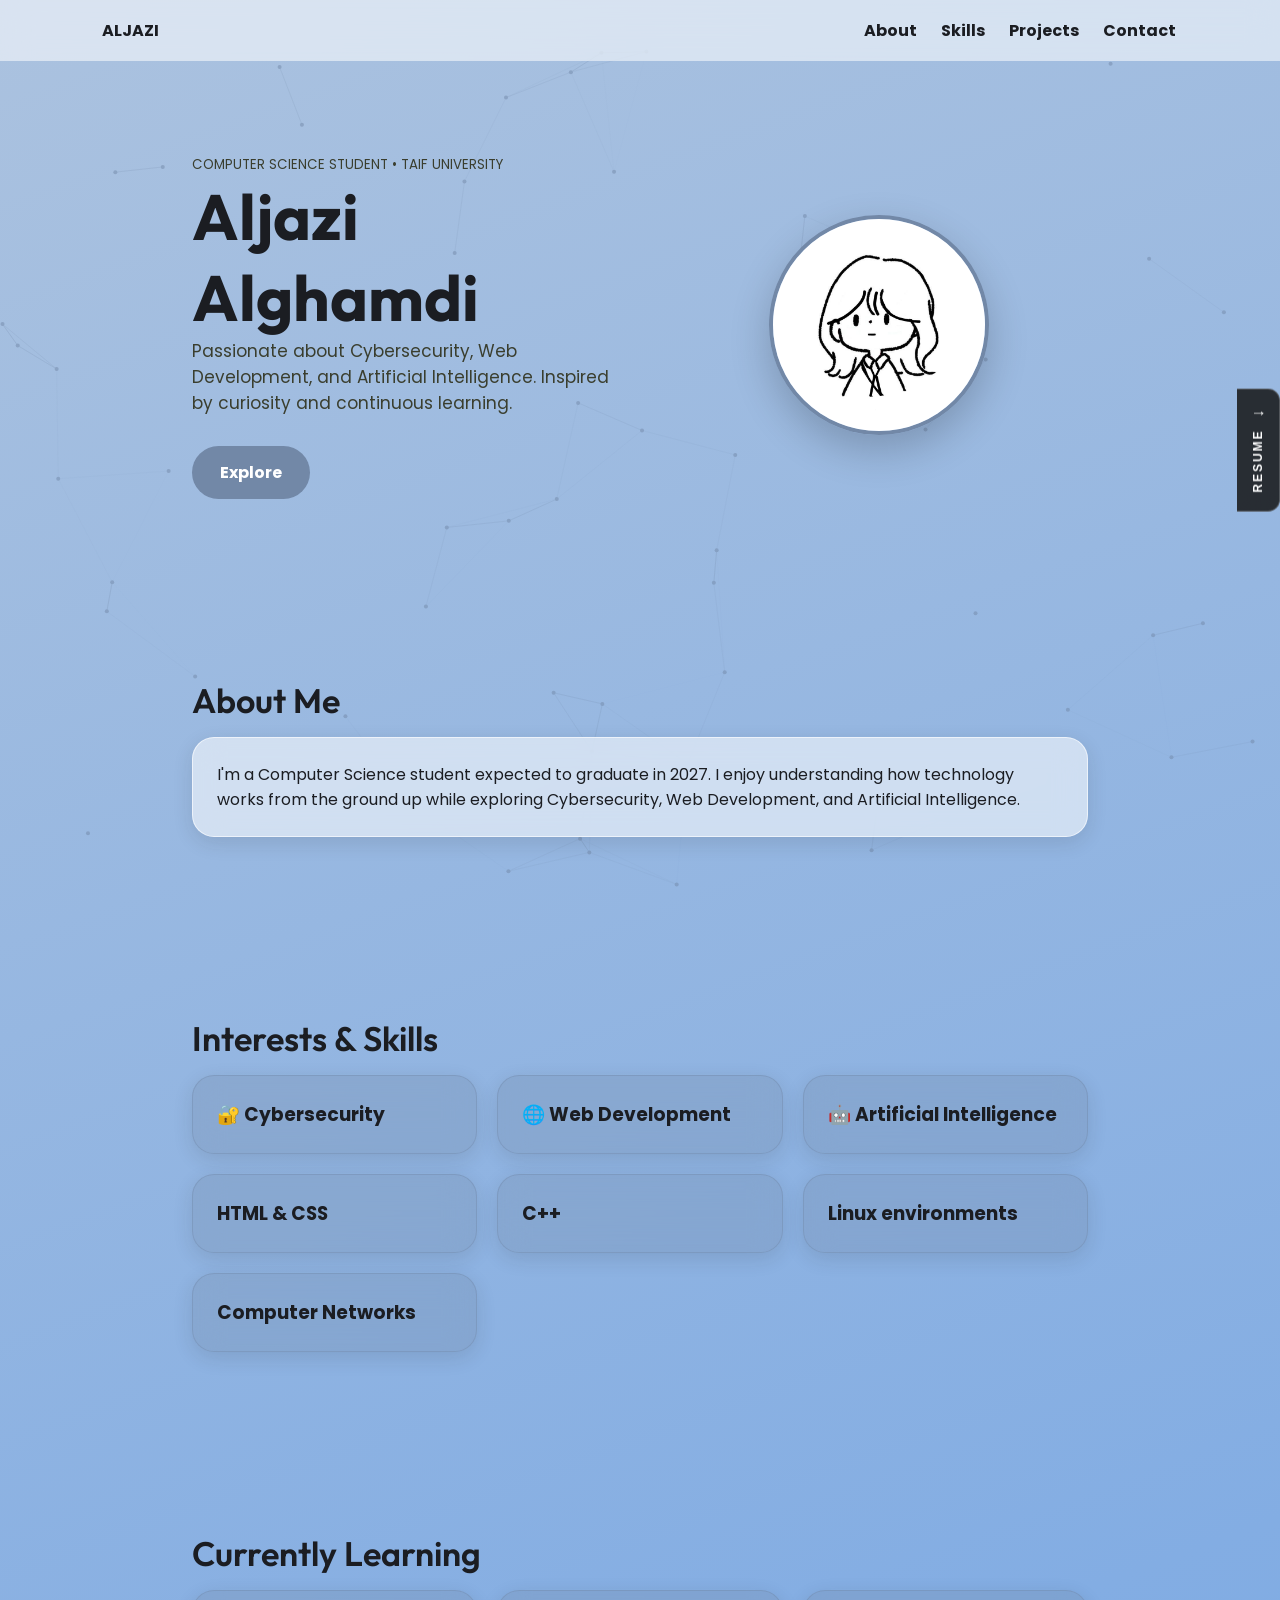
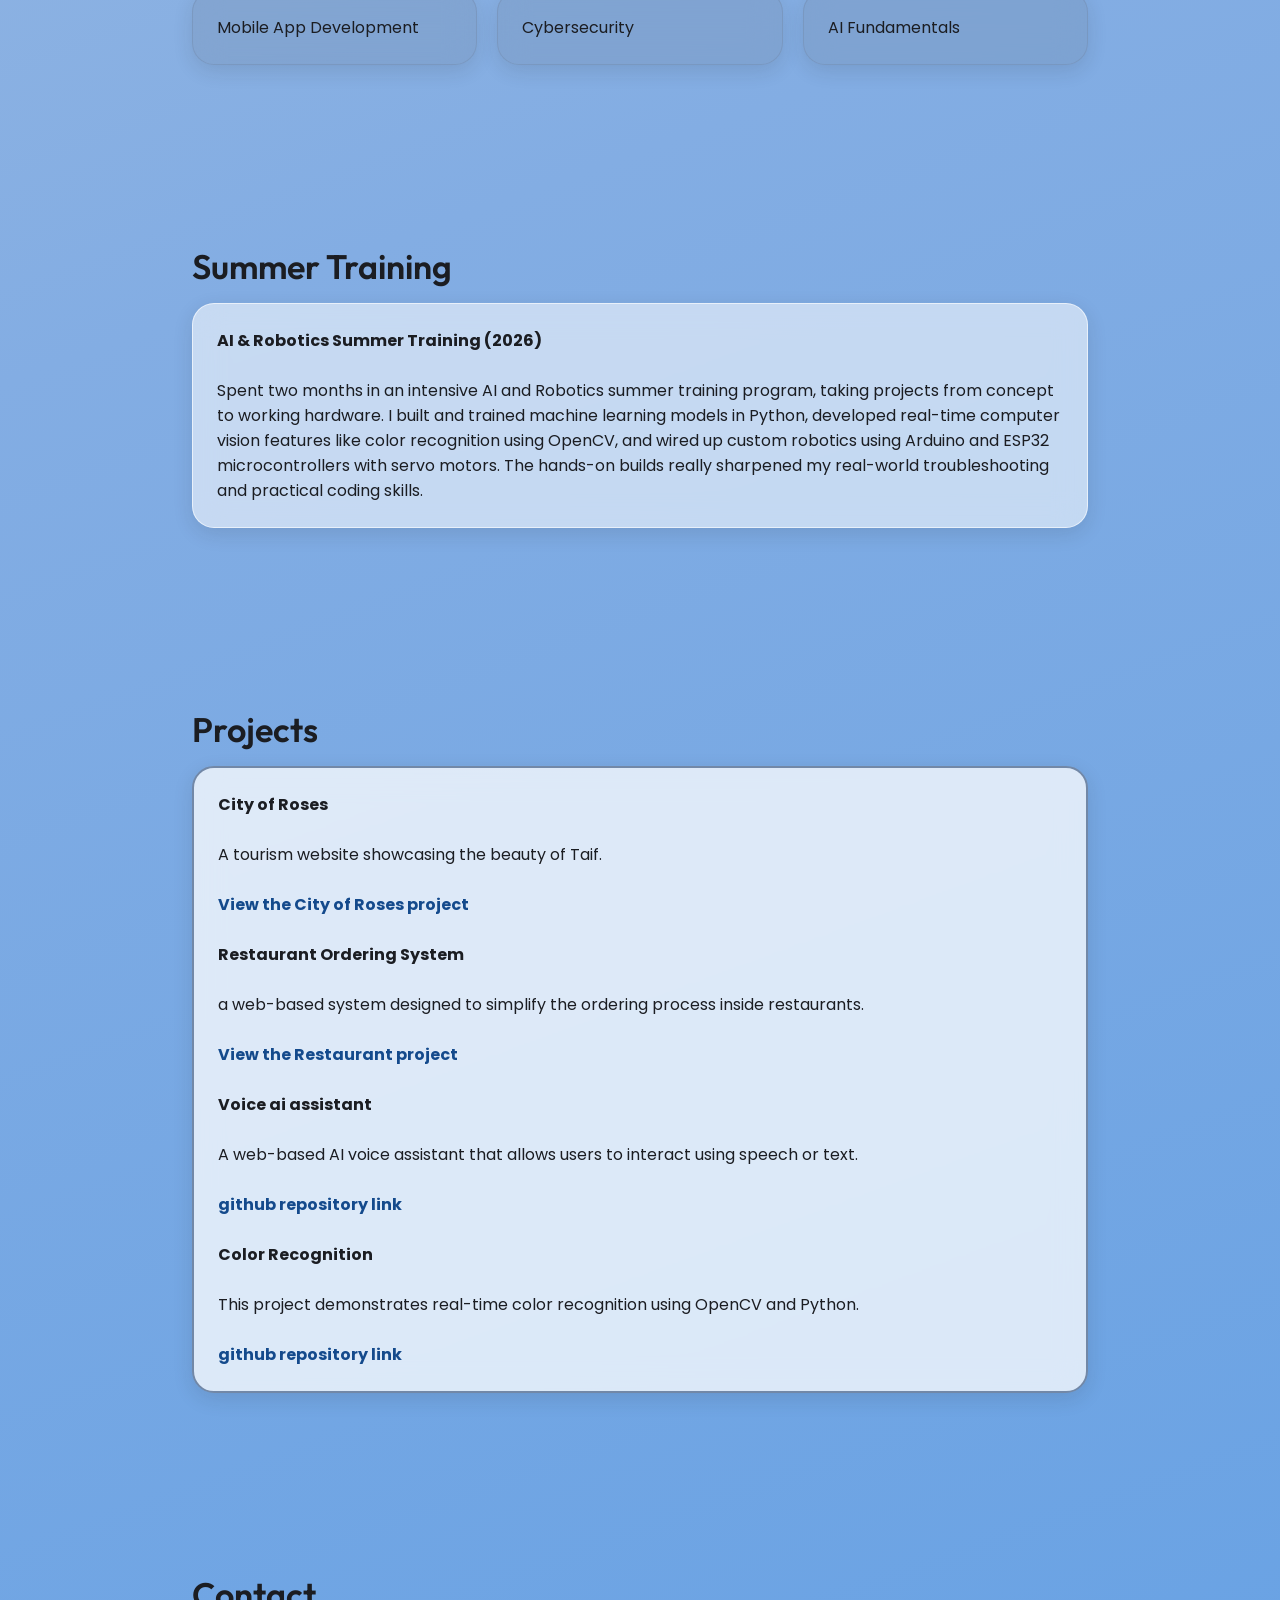
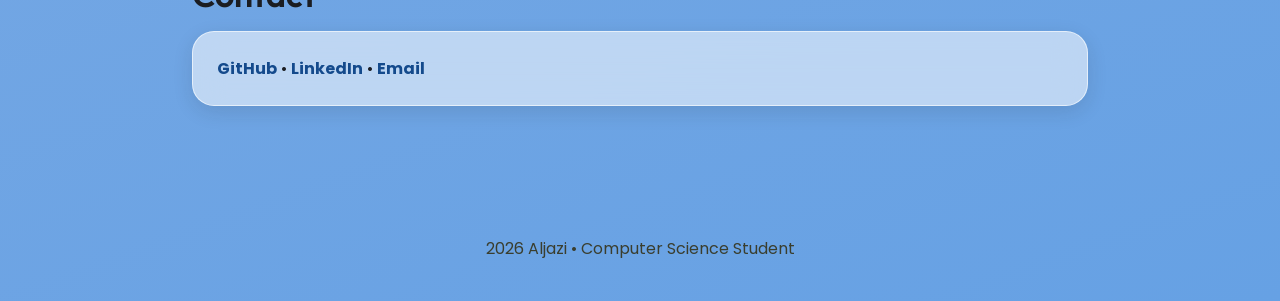
<file: index.html>
<!DOCTYPE html>
<html lang="en">

<head>

<meta charset="UTF-8">
<meta name="viewport" content="width=device-width,initial-scale=1">
<meta name="description" content="Aljazi Alghamdi — Computer Science student at Taif University, interested in Cybersecurity, Web Development, and AI.">
<title>Jazi Portfolio</title>
<link href="https://fonts.googleapis.com/css2?family=Outfit:wght@300;500;700&family=Poppins:wght@300;400;600&display=swap" rel="stylesheet">
<link rel="stylesheet" href="style.css">

</head>

<body>
<header><strong>ALJAZI</strong><nav>
<a href="#about">About</a><a href="#skills">Skills</a><a href="#projects">Projects</a><a href="#contact">Contact</a>
</nav></header>

<section class="hero reveal">

    <div class="hero-text">
        <small>COMPUTER SCIENCE STUDENT • TAIF UNIVERSITY</small>

        <h1>Aljazi Alghamdi</h1>

        <p class="sub">
            Passionate about Cybersecurity, Web Development, and Artificial Intelligence.
            Inspired by curiosity and continuous learning.
        </p>

        <a class="btn" href="#about">Explore</a>
    </div>

    <div class="hero-image">
        <img src="images/profile.png" alt="Profile">
    </div>

</section>

<section id="about">
<h2 class="reveal">About Me</h2>
<div class="card reveal">
I'm a Computer Science student expected to graduate in 2027. I enjoy understanding how technology works from the ground up while exploring Cybersecurity, Web Development, and Artificial Intelligence.
</div>
</section>

<section id="skills">
<h2 class="reveal">Interests & Skills</h2>
<div class="grid">
<div class="card card-alt reveal"><h3>🔐 Cybersecurity</h3></div>
<div class="card card-alt reveal"><h3>🌐 Web Development</h3></div>
<div class="card card-alt reveal"><h3>🤖 Artificial Intelligence</h3></div>
<div class="card card-alt reveal"><h3>HTML & CSS</h3></div>
<div class="card card-alt reveal"><h3>C++</h3></div>
<div class="card card-alt reveal"><h3>Linux environments</h3></div>
<div class="card card-alt reveal"><h3>Computer Networks</h3></div>
</div>
</section>

<section>
<h2 class="reveal">Currently Learning</h2>
<div class="grid">
<div class="card card-alt reveal">Mobile App Development</div>
<div class="card card-alt reveal">Cybersecurity</div>
<div class="card card-alt reveal">AI Fundamentals</div>
</div>
</section>

<section>
<h2 class="reveal">Summer Training</h2>
<div class="card reveal">
<b>AI & Robotics Summer Training (2026)</b><br><br>
Spent two months in an intensive AI and Robotics summer training program,
 taking projects from concept to working hardware. I built and trained machine
  learning models in Python, developed real-time computer vision features like color
   recognition using OpenCV, and wired up custom robotics using Arduino and ESP32
    microcontrollers with servo motors. The hands-on builds really 
sharpened my real-world troubleshooting and practical coding skills.
</div>
</section>

<section id="projects">

<h2 class="reveal">Projects</h2>

<div class="card card-highlight reveal">

<b>City of Roses</b><br><br>
A tourism website showcasing the beauty of Taif.
<br><br>
<a href="https://jzi88.github.io/city-of-roses/">View the City of Roses project </a>

<br><br>
<b>Restaurant Ordering System</b><br><br>
a web-based system designed to simplify the ordering process inside restaurants.
<br><br>
<a href="https://jzi88.github.io/Restaurant-Ordering-System/">View the Restaurant project </a>

<br><br>
<b>Voice ai assistant</b><br><br>
A web-based AI voice assistant that allows users to interact using speech or text.
<br><br>
<a href="https://github.com/jzi88/voice-ai-assistant">github repository link</a>

<br><br>
<b>Color Recognition</b><br><br>
This project demonstrates real-time color recognition using OpenCV and Python. 
<br><br>
<a href="https://github.com/jzi88/Color-Recognition-using-OpenCV">github repository link</a>



</div>


</section>

<section id="contact">
<h2 class="reveal">Contact</h2>
<div class="card reveal">
<a href="https://github.com/jzi88">GitHub</a> • <a href="https://www.linkedin.com/in/aljazi-alghamdi-b6480a381?utm_source=share_via&utm_content=profile&utm_medium=member_ios">LinkedIn</a> • <a href="mailto:jaziii30jj@gmail.com">Email</a>
</div>
</section>


<!-- Resume Side Tab -->
<div class="resume-tab">
    <button class="resume-trigger" onclick="toggleResume()">
        <span>RESUME</span>
        <span class="resume-arrow">↓</span>
    </button>

    <div class="resume-panel" id="resumePanel">
        <button class="resume-close" onclick="toggleResume()">×</button>

        <div class="resume-icon">📄</div>

        <h3>My Resume</h3>
        <p>
            View my education, experience, skills, and projects.
        </p>

        <div class="resume-buttons">
            <a href="Aljazi_cv.pdf" target="_blank" class="resume-view">
                View CV
            </a>

            <a href="Aljazi_cv.pdf" download class="resume-download">
                Download PDF ↓
            </a>
        </div>
    </div>
</div>



<footer> 2026 Aljazi • Computer Science Student</footer>

<script>
  const revealEls = document.querySelectorAll('.reveal');
  const io = new IntersectionObserver((entries) => {
    entries.forEach(entry => {
      if (entry.isIntersecting) {
        entry.target.classList.add('show');
      }
    });
  }, { threshold: 0.15 });
  revealEls.forEach(el => io.observe(el));
</script>



</body>

<canvas id="network-canvas" style="position:fixed;top:0;left:0;width:100%;height:100%;pointer-events:none;z-index:0;opacity:0.5;"></canvas>

<script>
const netCanvas = document.getElementById('network-canvas');
const netCtx = netCanvas.getContext('2d');
netCanvas.width = window.innerWidth;
netCanvas.height = window.innerHeight;

let mouse = { x: null, y: null };
let dots = [];
const dotCount = 60;

for (let i = 0; i < dotCount; i++) {
  dots.push({
    x: Math.random() * netCanvas.width,
    y: Math.random() * netCanvas.height,
    vx: (Math.random() - 0.5) * 0.5,
    vy: (Math.random() - 0.5) * 0.5
  });
}

window.addEventListener('mousemove', (e) => {
  mouse.x = e.clientX;
  mouse.y = e.clientY;
});

window.addEventListener('resize', () => {
  netCanvas.width = window.innerWidth;
  netCanvas.height = window.innerHeight;
});

function drawNetwork() {
  netCtx.clearRect(0, 0, netCanvas.width, netCanvas.height);

  dots.forEach(dot => {
    dot.x += dot.vx;
    dot.y += dot.vy;

    if (dot.x < 0 || dot.x > netCanvas.width) dot.vx *= -1;
    if (dot.y < 0 || dot.y > netCanvas.height) dot.vy *= -1;

    if (mouse.x) {
      const dx = mouse.x - dot.x;
      const dy = mouse.y - dot.y;
      const dist = Math.sqrt(dx * dx + dy * dy);
      if (dist < 120) {
        dot.x -= dx * 0.01;
        dot.y -= dy * 0.01;
      }
    }

    netCtx.beginPath();
    netCtx.arc(dot.x, dot.y, 2, 0, Math.PI * 2);
    netCtx.fillStyle = '#7288A7';
    netCtx.fill();
  });

  for (let i = 0; i < dots.length; i++) {
    for (let j = i + 1; j < dots.length; j++) {
      const dx = dots[i].x - dots[j].x;
      const dy = dots[i].y - dots[j].y;
      const dist = Math.sqrt(dx * dx + dy * dy);
      if (dist < 130) {
        netCtx.beginPath();
        netCtx.moveTo(dots[i].x, dots[i].y);
        netCtx.lineTo(dots[j].x, dots[j].y);
        netCtx.strokeStyle = `rgba(114, 136, 167, ${1 - dist / 130})`;
        netCtx.lineWidth = 0.6;
        netCtx.stroke();
      }
    }
  }

  requestAnimationFrame(drawNetwork);
}

drawNetwork();

function toggleResume() {
    const panel = document.getElementById("resumePanel");

    panel.classList.toggle("active");
}


</script>

</html>
</file>
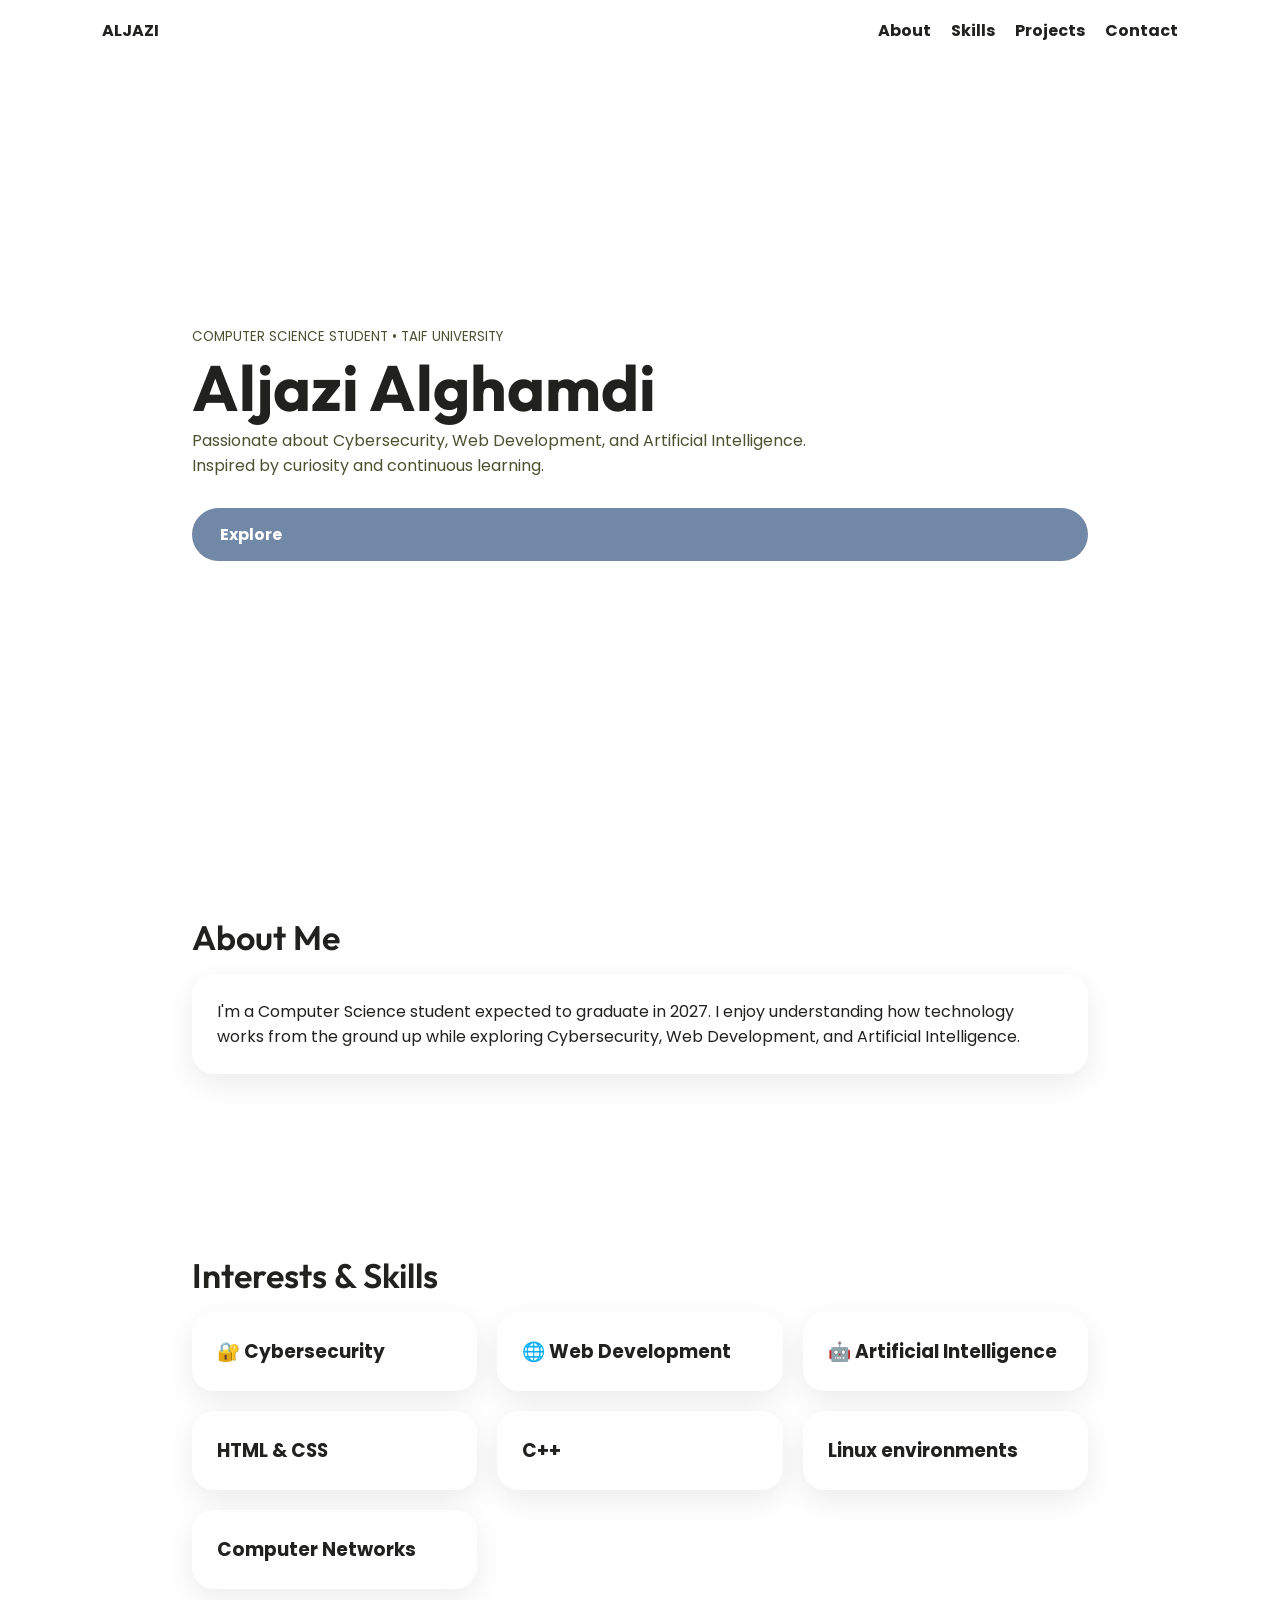
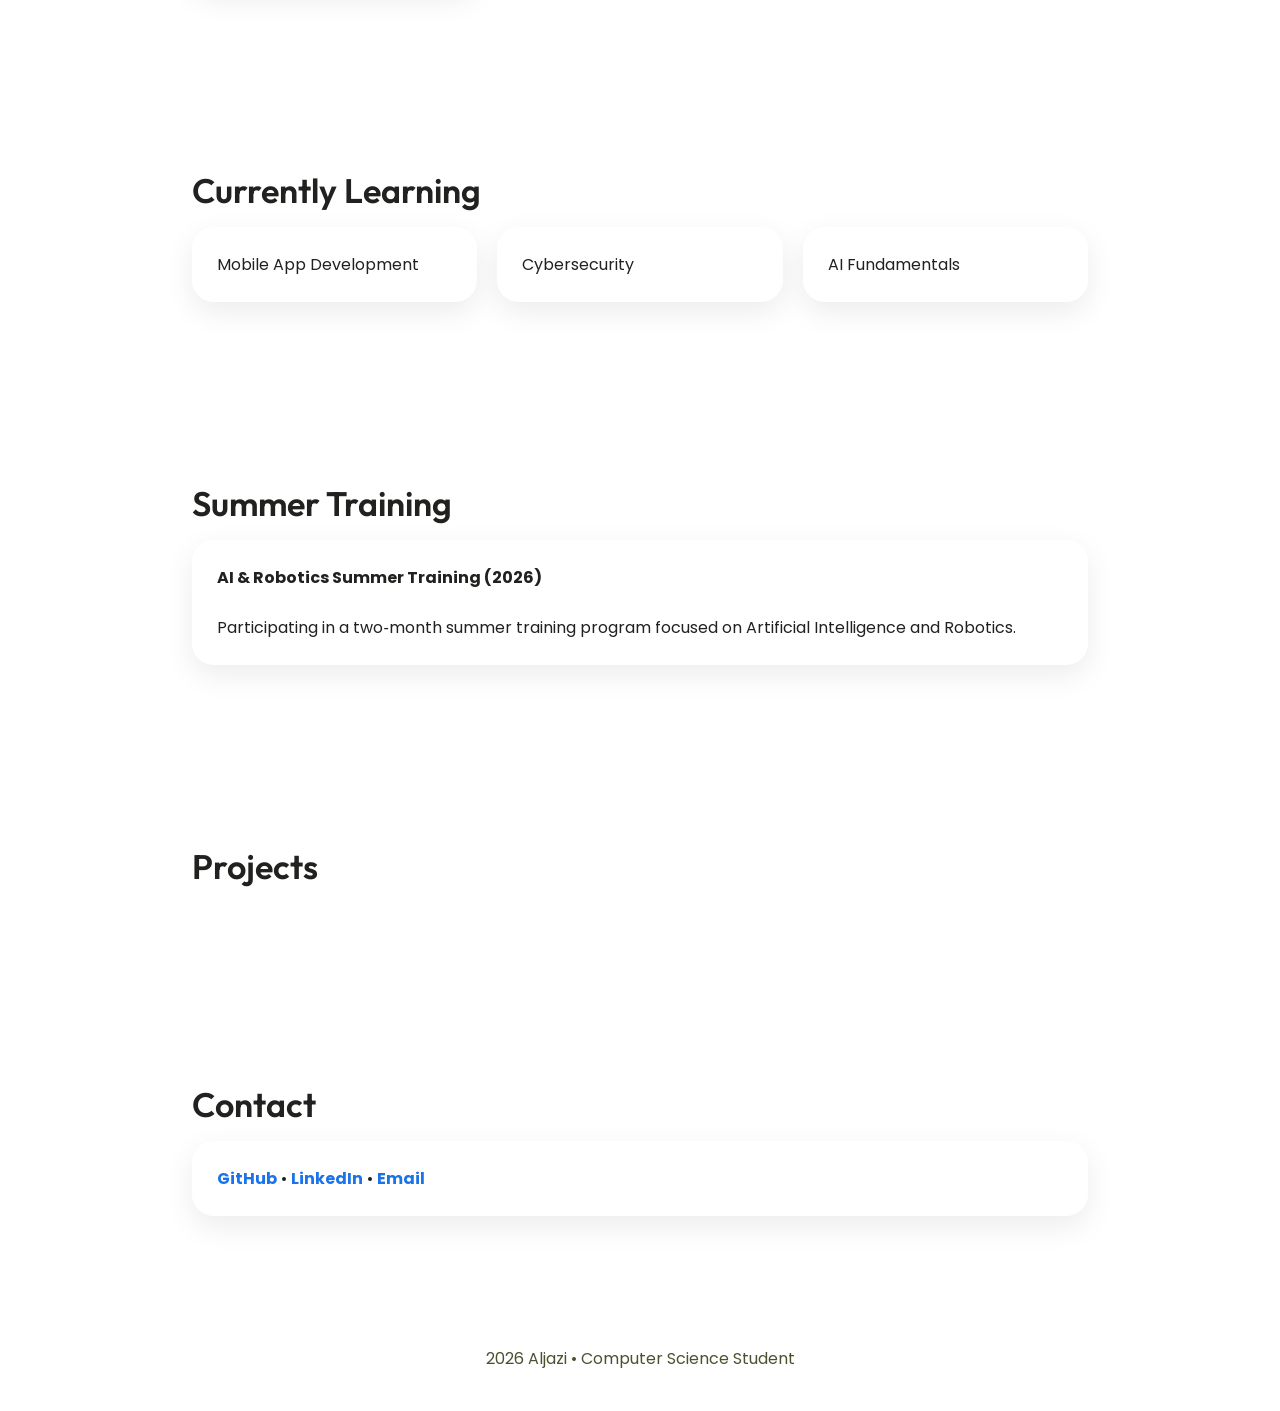
<file: aljazi_portfilo.html>
<!DOCTYPE html>
<html lang="en">
<head>
<meta charset="UTF-8">
<meta name="viewport" content="width=device-width,initial-scale=1">
<title>Jazi Portfolio</title>
<link href="https://fonts.googleapis.com/css2?family=Outfit:wght@300;500;700&family=Poppins:wght@300;400;600&display=swap" rel="stylesheet">
<style>
:root {
  --accent: #7288A7;
  --text: #21221F;
  --sub: #4D5130;

  --bg-image: url('https://i.pinimg.com/1200x/e5/97/0e/e5970ed272420d6352b190b6c911c621.jpg');
}

* { margin: 0; padding: 0; box-sizing: border-box; }
html { scroll-behavior: smooth; }

body {
  font-family: Poppins, sans-serif;

  background-image: var(--bg-image);
  background-size: cover;
  background-position: center;
  background-repeat: no-repeat;
  background-attachment: scroll;

  color: var(--text);
}

body:before, body:after { display: none; }

header { position: sticky; top: 0; background: rgba(255, 255, 255, .35); backdrop-filter: blur(15px); padding: 18px 8%; display: flex; justify-content: space-between; }
nav a { margin-left: 20px; color: var(--text); text-decoration: none; }
section { max-width: 1100px; margin: auto; padding: 90px 8%; }
.hero { min-height: 85vh; display: flex; flex-direction: column; justify-content: center; }
h1 { font: 700 64px Outfit, sans-serif; }
h2 { font: 600 34px Outfit, sans-serif; margin-bottom: 15px; }
.sub { color: var(--sub); max-width: 650px; }
.btn { display: inline-block; margin-top: 30px; background: var(--accent); padding: 14px 28px; border-radius: 40px; color: #fff; text-decoration: none; }
.grid { display: grid; grid-template-columns: repeat(auto-fit, minmax(220px, 1fr)); gap: 20px; }
.card { background: rgba(255, 255, 255, .45); backdrop-filter: blur(15px); border: 1px solid rgba(255, 255, 255, .5); padding: 24px; border-radius: 22px; box-shadow: 0 10px 30px rgba(0, 0, 0, .08); }
small { color: var(--sub); }
footer { text-align: center; padding: 40px; color: var(--sub); }

a {
  color: #1a73e8;
  text-decoration: none;
  font-weight: bold;
}

.reveal {
  opacity: 0;
  transform: translateY(28px);
  transition: opacity .8s ease, transform .8s ease;
}
.reveal.show {
  opacity: 1;
  transform: translateY(0);
}
@media (prefers-reduced-motion: reduce) {
  .reveal { opacity: 1; transform: none; transition: none; }
}
</style>



</head>

<body>
<header><strong>ALJAZI</strong><nav>
<a href="#about">About</a><a href="#skills">Skills</a><a href="#projects">Projects</a><a href="#contact">Contact</a>
</nav></header>

<section class="hero">
<small>COMPUTER SCIENCE STUDENT • TAIF UNIVERSITY</small>
<h1>Aljazi Alghamdi</h1>
<p class="sub">Passionate about Cybersecurity, Web Development, and Artificial Intelligence. Inspired by curiosity and continuous learning.</p>
<a class="btn" href="#about">Explore</a>
</section>

<section id="about">
<h2 class="reveal">About Me</h2>
<div class="card reveal">
I'm a Computer Science student expected to graduate in 2027. I enjoy understanding how technology works from the ground up while exploring Cybersecurity, Web Development, and Artificial Intelligence.
</div>
</section>

<section id="skills">
<h2 class="reveal">Interests & Skills</h2>
<div class="grid">
<div class="card reveal"><h3>🔐 Cybersecurity</h3></div>
<div class="card reveal"><h3>🌐 Web Development</h3></div>
<div class="card reveal"><h3>🤖 Artificial Intelligence</h3></div>
<div class="card reveal"><h3>HTML & CSS</h3></div>
<div class="card reveal"><h3>C++</h3></div>
<div class="card reveal"><h3>Linux environments</h3></div>
<div class="card reveal"><h3>Computer Networks</h3></div>
</div>
</section>

<section>
<h2 class="reveal">Currently Learning</h2>
<div class="grid">
<div class="card reveal">Mobile App Development</div>
<div class="card reveal">Cybersecurity</div>
<div class="card reveal">AI Fundamentals</div>
</div>
</section>

<section>
<h2 class="reveal">Summer Training</h2>
<div class="card reveal">
<b>AI & Robotics Summer Training (2026)</b><br><br>
Participating in a two‑month summer training program focused on
 Artificial Intelligence and Robotics.
</div>
</section>

<section id="projects">
<h2 class="reveal">Projects</h2>
<div class="grid">
</div>
</section>

<section id="contact">
<h2 class="reveal">Contact</h2>
<div class="card reveal">
<a href="https://github.com/jzi88">GitHub</a> • <a  href="https://www.linkedin.com/in/jazi-alghamdi-b6480a381?utm_source=share_via&utm_content=profile&utm_medium=member_ios">LinkedIn</a> • <a href="https://mail.google.com/mail/?view=cm&fs=1&to=jaziii30jj@gmail.com" target="_blank" rel="noopener">Email </a>
</div>
</section>

<footer> 2026 Aljazi • Computer Science Student</footer>

<script>
  const revealEls = document.querySelectorAll('.reveal');
  const io = new IntersectionObserver((entries) => {
    entries.forEach(entry => {
      if (entry.isIntersecting) {
        entry.target.classList.add('show');
      }
    });
  }, { threshold: 0.15 });
  revealEls.forEach(el => io.observe(el));
</script>

</body></html>
</file>
<file: style.css>
:root {
  --accent: #7288A7;
  --text: #1B1D22;
  --sub: #3A3E2E;
}

* {
  margin: 0;
  padding: 0;
  box-sizing: border-box;
}

html {
  scroll-behavior: smooth;
   overflow-x: hidden;
  
}


body {
  font-family: Poppins, sans-serif;
  background: linear-gradient(160deg, #abc2df 0%, #83ade3 50%, #66a1e4 100%);
  color: var(--text);
   overflow-x: hidden;
}

header {
  position: sticky;
  top: 0;
  background: rgba(255, 255, 255, .55);
  backdrop-filter: blur(15px);
  padding: 18px 8%;
  display: flex;
  justify-content: space-between;
  z-index: 10;
}

nav a {
  margin-left: 20px;
  color: var(--text);
  text-decoration: none;
  padding: 4px 2px;
  border-bottom: 2px solid transparent;
  transition: border-color .25s ease;
}

nav a:hover {
  border-color: var(--accent);
}

section {
  max-width: 1100px;
  margin: auto;
  padding: 90px 8%;
}

.hero{
    display:flex;
    justify-content:space-between;
    align-items:center;
    gap:60px;
    flex-wrap:wrap;
}

.hero-text{
    flex:1;
}

.hero-image{
    flex:1;
    display:flex;
    justify-content:center;
}

.hero-image img{
    width:220px;
    height:220px;
    object-fit:cover;

    border-radius:50%;

    border:4px solid #7288A7;

    box-shadow:0 15px 40px rgba(0,0,0,.2);
}

h1 {
  font: 700 clamp(36px, 8vw, 64px) Outfit, sans-serif;
}

h2 {
  font: 600 clamp(24px, 5vw, 34px) Outfit, sans-serif;
  margin-bottom: 15px;
}

.sub {
  color: var(--sub);
  max-width: 650px;
  font-size: clamp(15px, 2vw, 17px);
}

.btn {
  display: inline-block;
  margin-top: 30px;
  background: var(--accent);
  padding: 14px 28px;
  border-radius: 40px;
  color: #fff;
  text-decoration: none;
  transition: transform .25s ease, box-shadow .25s ease;
}

.btn:hover {
  transform: translateY(-2px);
  box-shadow: 0 8px 18px rgba(0,0,0,.18);
}

.grid {
  display: grid;
  grid-template-columns: repeat(auto-fit, minmax(220px, 1fr));
  gap: 20px;
}

.card {
  background: rgba(255, 255, 255, .55);
  backdrop-filter: blur(15px);
  border: 1px solid rgba(255, 255, 255, .6);
  padding: 24px;
  border-radius: 22px;
  box-shadow: 0 6px 20px rgba(33, 34, 31, .12);
  color: var(--text);
  transition: transform .25s ease, box-shadow .25s ease;
}

.card:hover {
  transform: translateY(-4px);
  box-shadow: 0 10px 26px rgba(233, 235, 231, 0.509);
}

.card-alt {
  background: rgba(114, 136, 167, .28);
  border-color: rgba(114, 136, 167, .4);
}

.card-highlight {
  background: rgba(255, 255, 255, .75);
  border: 2px solid var(--accent);
}

small {
  color: var(--sub);
}

footer {
  text-align: center;
  padding: 40px;
  color: var(--sub);
}

a {
  color: #144A8C;
  text-decoration: none;
  font-weight: bold;
}

a:focus-visible,
button:focus-visible {
  outline: 3px solid var(--accent);
  outline-offset: 3px;
  border-radius: 4px;
}

.reveal {
  opacity: 0;
  transform: translateY(28px);
  transition: opacity .8s ease, transform .8s ease;
}

.reveal.show {
  opacity: 1;
  transform: translateY(0);
}

@media (prefers-reduced-motion: reduce) {
  .reveal {
    opacity: 1;
    transform: none;
    transition: none;
  }
}

#network-canvas{
    position: fixed;
    top: 0;
    left: 0;
    width: 100%;
    height: 100%;
    pointer-events: none;
    z-index: -1;
    opacity: 0.5;
}

header,
section,
footer{
    position: relative;
    z-index: 1;
}
.card{
    position: relative;
    z-index: 2;
}

/* ================================
   RESUME SIDE TAB
================================ */

.resume-tab {
    position: fixed;
    right: 0;
    top: 50%;
    transform: translateY(-50%);
    z-index: 9999;
}

/* Side button */

.resume-trigger {
    writing-mode: vertical-rl;
    transform: rotate(180deg);

    border: 1px solid rgba(255, 255, 255, 0.2);
    border-right: none;

    background: rgba(20, 20, 20, 0.85);
    backdrop-filter: blur(12px);

    color: white;
    padding: 18px 12px;

    border-radius: 12px 0 0 12px;

    cursor: pointer;

    display: flex;
    align-items: center;
    gap: 12px;

    font-size: 12px;
    font-weight: 600;
    letter-spacing: 2px;

    transition: all 0.3s ease;
}

.resume-trigger:hover {
    padding-right: 18px;
    background: rgba(35, 35, 35, 0.95);
}

.resume-arrow {
    font-size: 16px;
}

/* Resume panel */

.resume-panel {
    position: absolute;
    right: 0;
    top: 50%;

    width: 280px;

    padding: 28px;

    background: rgba(18, 18, 18, 0.96);
    backdrop-filter: blur(20px);

    border: 1px solid rgba(255, 255, 255, 0.15);
    border-radius: 16px 0 0 16px;

    box-shadow: 0 15px 50px rgba(0, 0, 0, 0.35);

    transform: translate(110%, -50%);
    opacity: 0;

    pointer-events: none;

    transition: all 0.35s ease;
}

/* Open state */

.resume-panel.active {
    transform: translate(0, -50%);
    opacity: 1;
    pointer-events: auto;
}

/* Close button */

.resume-close {
    position: absolute;
    top: 12px;
    right: 15px;

    background: none;
    border: none;

    color: #aaa;

    font-size: 24px;
    cursor: pointer;

    transition: color 0.2s ease;
}

.resume-close:hover {
    color: white;
}

/* Icon */

.resume-icon {
    font-size: 30px;
    margin-bottom: 12px;
}

/* Text */

.resume-panel h3 {
    margin: 0 0 8px;

    color: white;

    font-size: 22px;
}

.resume-panel p {
    margin: 0 0 22px;

    color: #aaa;

    font-size: 13px;
    line-height: 1.6;
}

/* Buttons */

.resume-buttons {
    display: flex;
    flex-direction: column;
    gap: 10px;
}

.resume-buttons a {
    text-align: center;

    padding: 11px 15px;

    border-radius: 8px;

    text-decoration: none;

    font-size: 13px;
    font-weight: 600;

    transition: all 0.25s ease;
}

/* View */

.resume-view {
    background: white;
    color: #111;
}

.resume-view:hover {
    transform: translateY(-2px);
}

/* Download */

.resume-download {
    border: 1px solid rgba(255, 255, 255, 0.2);
    color: white;
}

.resume-download:hover {
    background: rgba(255, 255, 255, 0.08);
}



@media (max-width: 600px) {

    .resume-tab {
        right: 0;
    }

    .resume-trigger {
        padding: 18px 12px;
        font-size: 12px;
    }

    .resume-panel {
        width: 280px;
        max-width: calc(100vw - 20px);
        box-sizing: border-box;
    }
}
</file>
